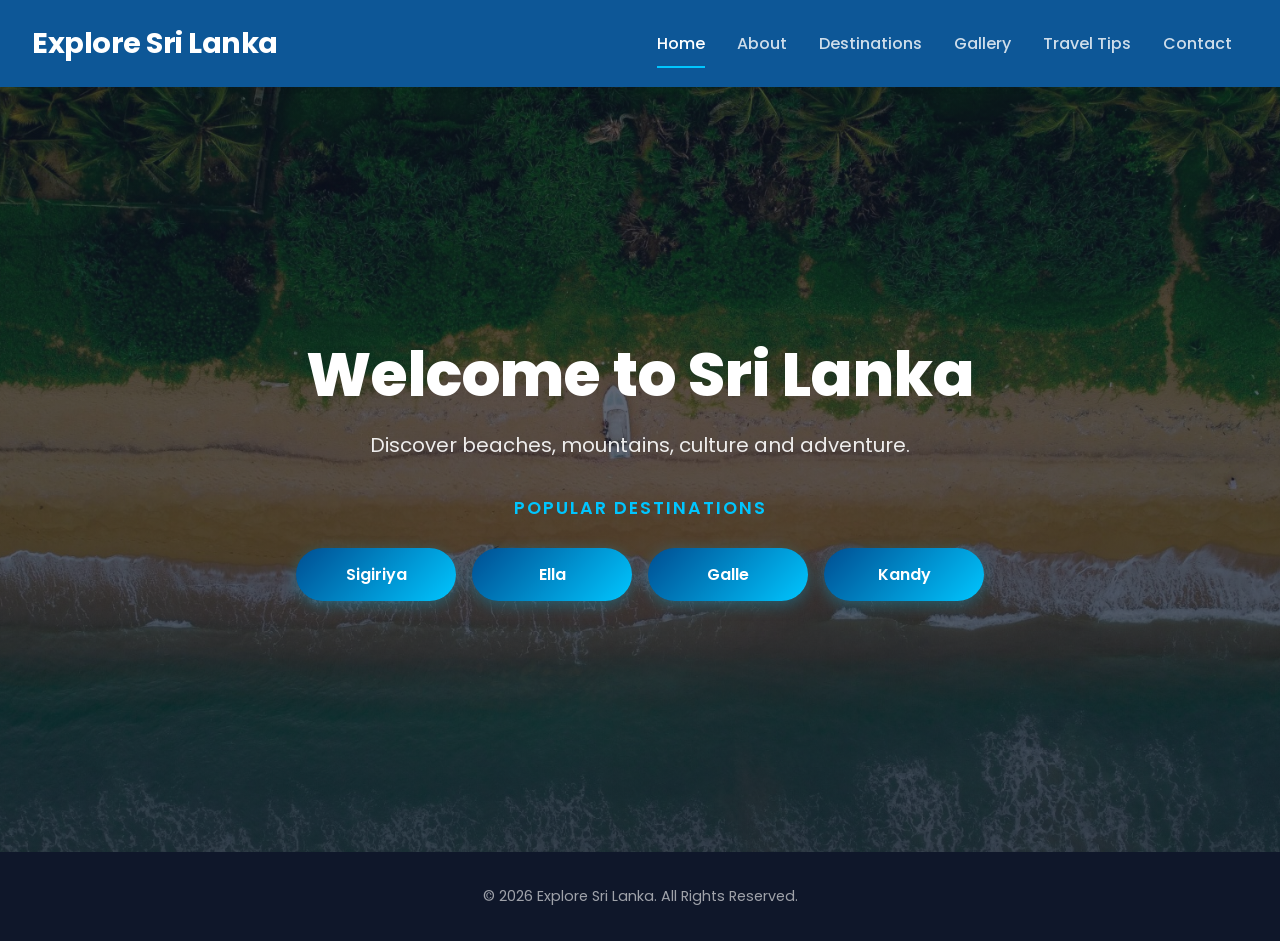
<file: index.html>
<!doctype html>
<html lang="en">
  <head>
    <meta charset="UTF-8" />
    <meta name="viewport" content="width=device-width, initial-scale=1.0" />
    <title>Explore Sri Lanka - Home</title>
    <link
      href="https://fonts.googleapis.com/css2?family=Poppins:wght@300;400;500;600;700&display=swap"
      rel="stylesheet"
    />
    <link rel="stylesheet" href="css/style.css" />
    <script src="js/script.js" defer></script>
  </head>
  <body>
   <header>
      <h1>Explore Sri Lanka</h1>
      <button class="menu-toggle" onclick="toggleMenu()" aria-label="Toggle navigation">
        ☰
      </button>
      <nav id="nav-menu">
        <a href="index.html" class="active">Home</a>
        <a href="about.html">About</a>
        <a href="destinations.html">Destinations</a>
        <a href="gallery.html">Gallery</a>
        <a href="travel-tips.html">Travel Tips</a>
        <a href="contact.html">Contact</a>
      </nav>
    </header>

    <section class="hero">
      <h2>Welcome to Sri Lanka</h2>
      <p>Discover beaches, mountains, culture and adventure.</p>

      <h3 class="hero-subtitle">Popular Destinations</h3>

      <div class="hero-buttons">
        <a href="destinations.html#sigiriya" class="hero-btn">Sigiriya</a>
        <a href="destinations.html#ella" class="hero-btn">Ella</a>
        <a href="destinations.html#galle" class="hero-btn">Galle</a>
        <a href="destinations.html#kandy" class="hero-btn">Kandy</a>
      </div>
    </section>

    <footer>
      <p>© 2026 Explore Sri Lanka. All Rights Reserved.</p>
    </footer>
  </body>
</html>
</file>
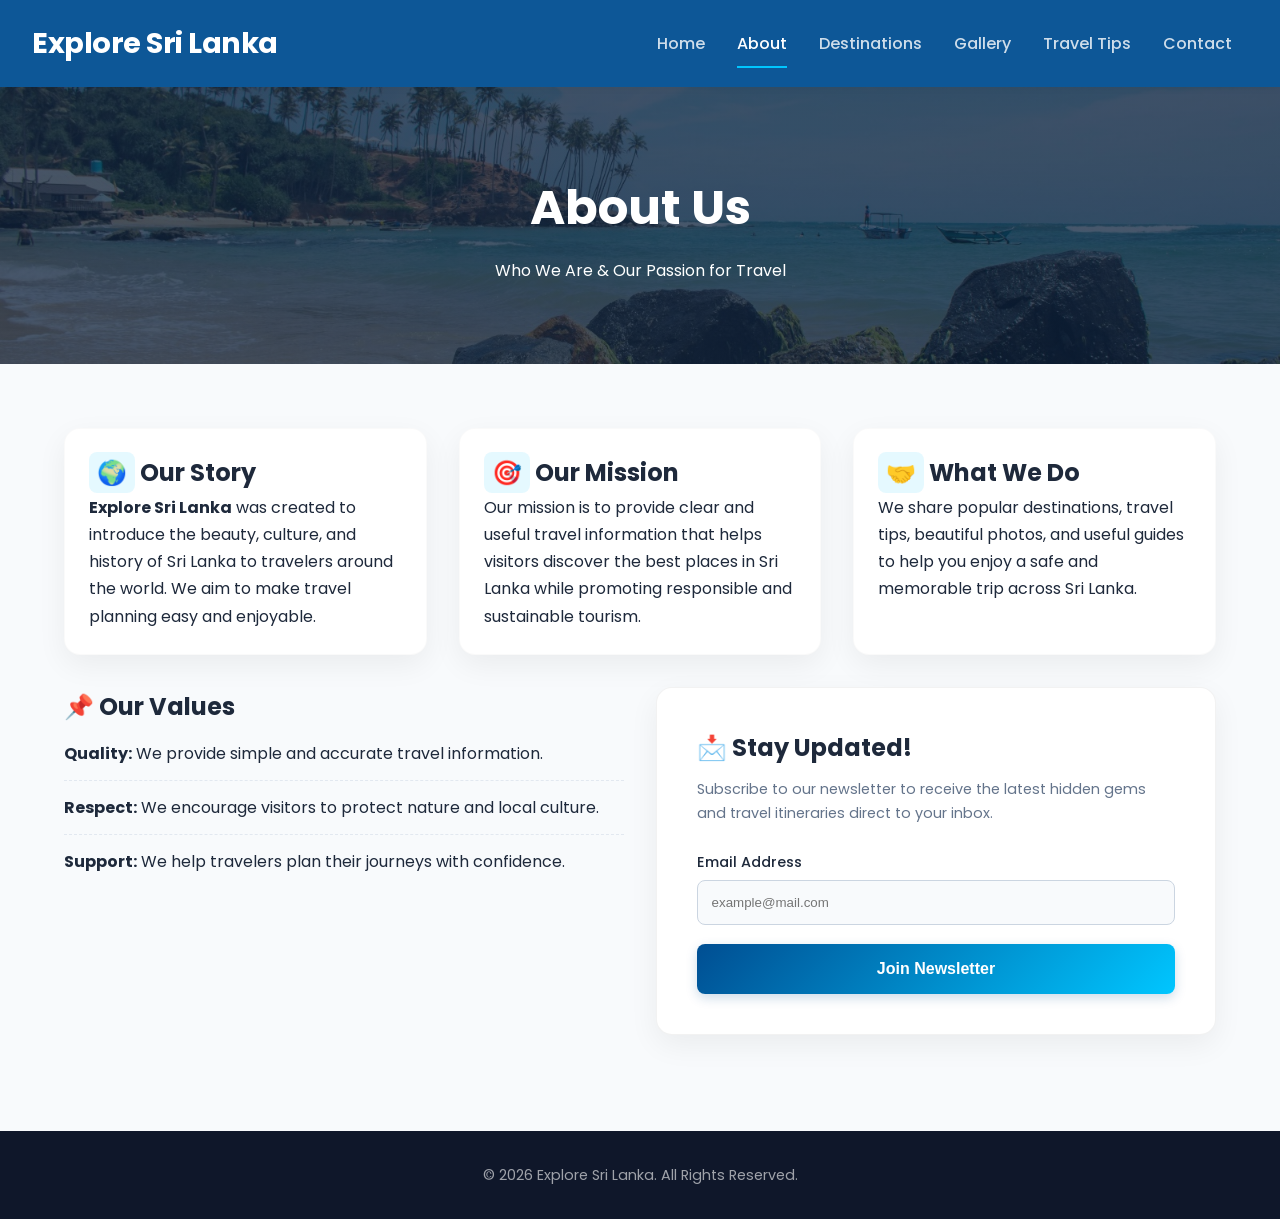
<file: about.html>
<!doctype html>
<html lang="en">
  <head>
    <meta charset="UTF-8" />
    <meta name="viewport" content="width=device-width, initial-scale=1.0" />
    <title>About Us — Explore Sri Lanka</title>
    <link
      href="https://fonts.googleapis.com/css2?family=Poppins:wght@300;400;500;600;700&display=swap"
      rel="stylesheet"
    />
    <link rel="stylesheet" href="css/style.css" />
    <script src="js/script.js" defer></script>
  </head>
  <body>
    <header>
      <h1>Explore Sri Lanka</h1>
      <button class="menu-toggle" onclick="toggleMenu()" aria-label="Toggle navigation">
        ☰
      </button>
      <nav id="nav-menu">
        <a href="index.html">Home</a>
        <a href="about.html" class="active">About</a>
        <a href="destinations.html">Destinations</a>
        <a href="gallery.html">Gallery</a>
        <a href="travel-tips.html">Travel Tips</a>
        <a href="contact.html">Contact</a>
      </nav>
    </header>

    <section class="page-banner">
      <h2>About Us</h2>
      <p>Who We Are & Our Passion for Travel</p>
    </section>

    <main class="about-container">
      <div class="about-grid">
        <div class="about-section card">
          <h2><span class="icon-badge">🌍</span> Our Story</h2>
          <p>
            <strong>Explore Sri Lanka</strong> was created to introduce the
            beauty, culture, and history of Sri Lanka to travelers around the
            world. We aim to make travel planning easy and enjoyable.
          </p>
        </div>

        <div class="about-section card">
          <h2><span class="icon-badge">🎯</span> Our Mission</h2>
          <p>
            Our mission is to provide clear and useful travel information that
            helps visitors discover the best places in Sri Lanka while promoting
            responsible and sustainable tourism.
          </p>
        </div>

        <div class="about-section card">
          <h2><span class="icon-badge">🤝</span> What We Do</h2>
          <p>
            We share popular destinations, travel tips, beautiful photos, and
            useful guides to help you enjoy a safe and memorable trip across Sri
            Lanka.
          </p>
        </div>
      </div>

      <div class="about-grid-secondary">
        <div class="about-section facts-card">
          <h2>📌 Our Values</h2>
          <ul class="styled-list">
            <li>
              <strong>Quality:</strong> We provide simple and accurate travel
              information.
            </li>
            <li>
              <strong>Respect:</strong> We encourage visitors to protect nature
              and local culture.
            </li>
            <li>
              <strong>Support:</strong> We help travelers plan their journeys
              with confidence.
            </li>
          </ul>
        </div>

        
        <div class="about-section visit-card" style="background: var(--bg-card); border: 1px solid rgba(0,0,0,0.05); padding: 2.5rem; box-shadow: var(--shadow-md); border-radius: var(--radius-box);">
          <h2 style="margin-bottom: 0.5rem;">📩 Stay Updated!</h2>
          <p style="color: var(--text-muted); margin-bottom: 1.5rem; font-size: 0.9rem;">Subscribe to our newsletter to receive the latest hidden gems and travel itineraries direct to your inbox.</p>
          
          <div style="text-align: left;">
            <label for="newsletter-email" style="font-weight: 500; font-size: 0.9rem; display: block; margin-bottom: 0.4rem;">Email Address</label>
            <input 
              type="email" 
              id="newsletter-email" 
              placeholder="example@mail.com" 
              style="width: 100%; margin: 0 0 1.2rem 0; padding: 0.85rem; border: 1px solid #cbd5e1; border-radius: var(--radius-inner); background-color: #f8fafc;" 
              required 
            />
            
            
            <button 
              type="button" 
              onclick="subscribeNewsletter()" 
              style="width: 100%; padding: 1rem; background: var(--brand-gradient); color: var(--text-light); border: none; border-radius: var(--radius-inner); cursor: pointer; font-size: 1rem; font-weight: 600; box-shadow: 0 4px 12px rgba(0, 78, 146, 0.2);"
            >
              Join Newsletter
            </button>
          </div>
          
          
          <p id="subscribe-msg" style="margin-top: 15px; font-size: 0.9rem; font-weight: 600; text-align: center; display: none;"></p>
        </div>
        </div>
        </div>
      </div>
    </main>

    <footer>
      <p>© 2026 Explore Sri Lanka. All Rights Reserved.</p>
    </footer>
  </body>
</html>
</file>
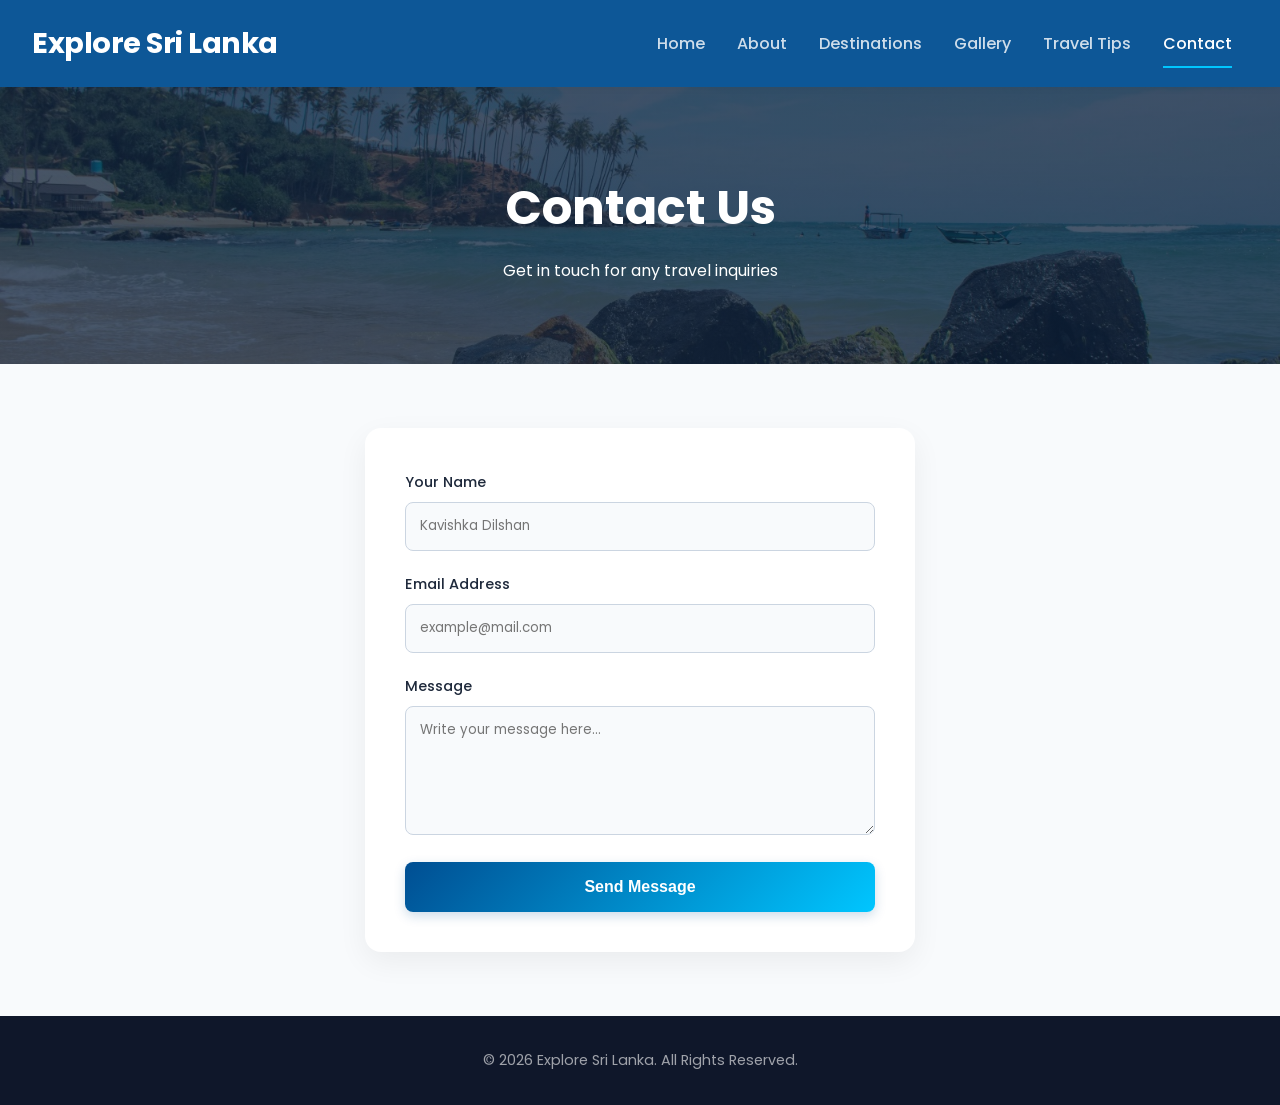
<file: contact.html>
<!doctype html>
<html lang="en">
  <head>
    <meta charset="UTF-8" />
    <meta name="viewport" content="width=device-width, initial-scale=1.0" />
    <title>Contact Us - Explore Sri Lanka</title>
    <link
      href="https://fonts.googleapis.com/css2?family=Poppins:wght@300;400;500;600;700&display=swap"
      rel="stylesheet"
    />
    <link rel="stylesheet" href="css/style.css" />
    <script src="js/script.js" defer></script>
  </head>
  <body>
    <header>
      <h1>Explore Sri Lanka</h1>
      <button
        class="menu-toggle"
        onclick="toggleMenu()"
        aria-label="Toggle navigation"
      >
        ☰
      </button>
      <nav id="nav-menu">
        <a href="index.html">Home</a>
        <a href="about.html">About</a>
        <a href="destinations.html">Destinations</a>
        <a href="gallery.html">Gallery</a>
        <a href="travel-tips.html">Travel Tips</a>
        <a href="contact.html" class="active">Contact</a>
      </nav>
    </header>

    <section class="page-banner">
      <h2>Contact Us</h2>
      <p>Get in touch for any travel inquiries</p>
    </section>

    <main class="main-content">
      <form onsubmit="submitForm(event)">
        <label for="name" style="font-weight: 500; font-size: 0.9rem"
          >Your Name</label
        >
        <input type="text" id="name" placeholder="Kavishka Dilshan" required />

        <label for="email" style="font-weight: 500; font-size: 0.9rem"
          >Email Address</label
        >
        <input
          type="email"
          id="email"
          placeholder="example@mail.com"
          required
        />

        <label for="message" style="font-weight: 500; font-size: 0.9rem"
          >Message</label
        >
        <textarea
          id="message"
          rows="5"
          placeholder="Write your message here..."
          required
        ></textarea>

        <button type="submit">Send Message</button>

        <p
          id="contact-msg"
          style="
            margin-top: 15px;
            font-size: 0.9rem;
            font-weight: 600;
            text-align: center;
            display: none;
          "
        ></p>
      </form>
    </main>

    <footer>
      <p>© 2026 Explore Sri Lanka. All Rights Reserved.</p>
    </footer>
  </body>
</html>
</file>
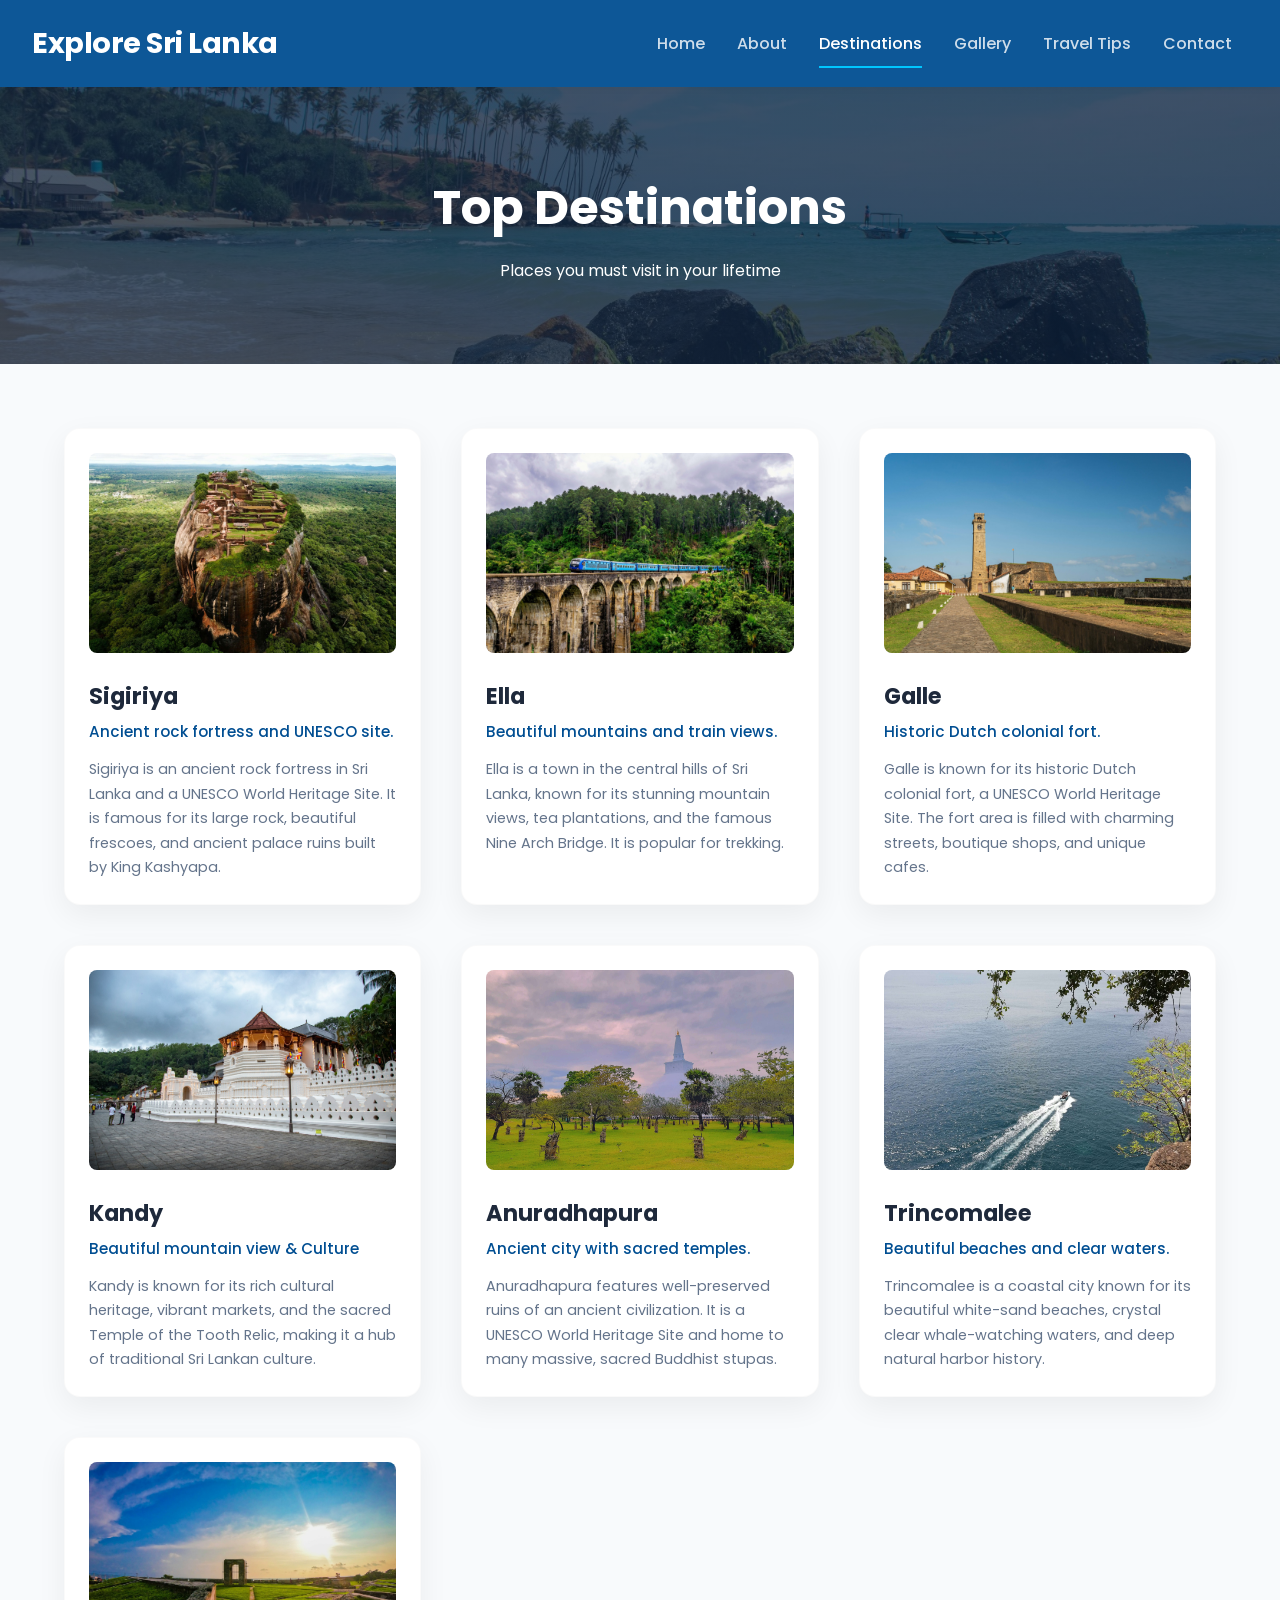
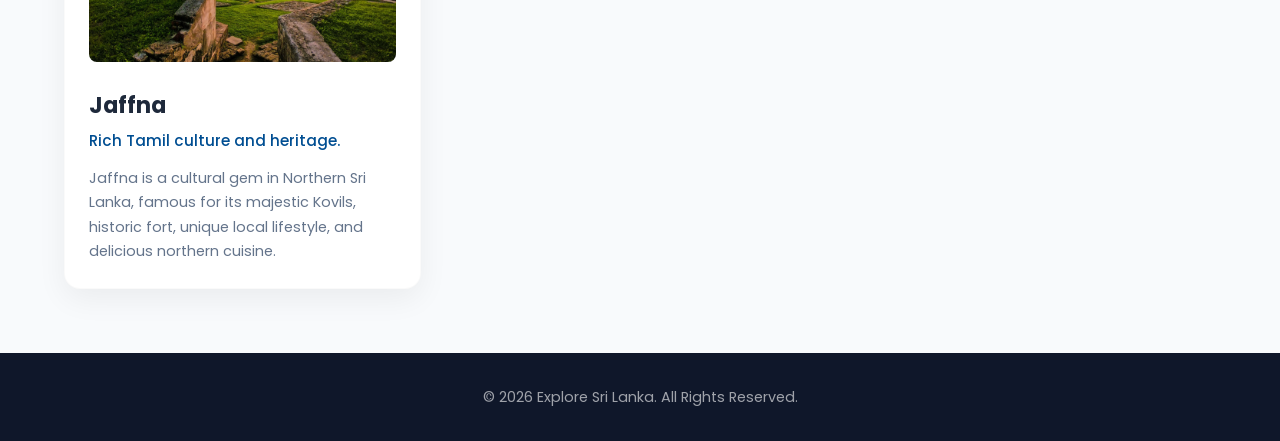
<file: destinations.html>
<!doctype html>
<html lang="en">
  <head>
    <meta charset="UTF-8" />
    <meta name="viewport" content="width=device-width, initial-scale=1.0" />
    <title>Destinations - Explore Sri Lanka</title>
    <link
      href="https://fonts.googleapis.com/css2?family=Poppins:wght@300;400;500;600;700&display=swap"
      rel="stylesheet"
    />
    <link rel="stylesheet" href="css/style.css" />
    <script src="js/script.js" defer></script>
  </head>
  <body>
        <header>
      <h1>Explore Sri Lanka</h1>
      <button class="menu-toggle" onclick="toggleMenu()" aria-label="Toggle navigation">
        ☰
      </button>
      <nav id="nav-menu">
        <a href="index.html">Home</a>
        <a href="about.html">About</a>
        <a href="destinations.html" class="active">Destinations</a>
        <a href="gallery.html">Gallery</a>
        <a href="travel-tips.html">Travel Tips</a>
        <a href="contact.html">Contact</a>
      </nav>
    </header>

    <section class="page-banner">
      <h2>Top Destinations</h2>
      <p>Places you must visit in your lifetime</p>
    </section>

    <main class="main-content">
      <section class="cards">
        <div class="card" id="sigiriya">
          <img src="images/sigiriya.jpeg" alt="Sigiriya Rock" />
          <h3>Sigiriya</h3>
          <p class="card-subtitle">Ancient rock fortress and UNESCO site.</p>
          <p class="card-desc">
            Sigiriya is an ancient rock fortress in Sri Lanka and a UNESCO World
            Heritage Site. It is famous for its large rock, beautiful frescoes,
            and ancient palace ruins built by King Kashyapa.
          </p>
        </div>

        <div class="card" id="ella">
          <img src="images/ella.jpeg" alt="Ella Sri Lanka" />
          <h3>Ella</h3>
          <p class="card-subtitle">Beautiful mountains and train views.</p>
          <p class="card-desc">
            Ella is a town in the central hills of Sri Lanka, known for its
            stunning mountain views, tea plantations, and the famous Nine Arch
            Bridge. It is popular for trekking.
          </p>
        </div>

        <div class="card" id="galle">
          <img src="images/galle.jpeg" alt="Galle Fort" />
          <h3>Galle</h3>
          <p class="card-subtitle">Historic Dutch colonial fort.</p>
          <p class="card-desc">
            Galle is known for its historic Dutch colonial fort, a UNESCO World
            Heritage Site. The fort area is filled with charming streets,
            boutique shops, and unique cafes.
          </p>
        </div>

        <div class="card" id="kandy">
          <img src="images/kandy.jpeg" alt="Kandy Sri Lanka" />
          <h3>Kandy</h3>
          <p class="card-subtitle">Beautiful mountain view & Culture</p>
          <p class="card-desc">
            Kandy is known for its rich cultural heritage, vibrant markets, and
            the sacred Temple of the Tooth Relic, making it a hub of traditional
            Sri Lankan culture.
          </p>
        </div>

        <div class="card" id="anuradhapura">
          <img src="images/anuradhapura.jpg" alt="Anuradhapura" />
          <h3>Anuradhapura</h3>
          <p class="card-subtitle">Ancient city with sacred temples.</p>
          <p class="card-desc">
            Anuradhapura features well-preserved ruins of an ancient
            civilization. It is a UNESCO World Heritage Site and home to many
            massive, sacred Buddhist stupas.
          </p>
        </div>

        <div class="card" id="trincomalee">
          <img src="images/trincomalee.jpeg" alt="Trincomalee" />
          <h3>Trincomalee</h3>
          <p class="card-subtitle">Beautiful beaches and clear waters.</p>
          <p class="card-desc">
            Trincomalee is a coastal city known for its beautiful white-sand
            beaches, crystal clear whale-watching waters, and deep natural
            harbor history.
          </p>
        </div>

        <div class="card" id="jaffna">
          <img src="images/jaffna.jpeg" alt="Jaffna" />
          <h3>Jaffna</h3>
          <p class="card-subtitle">Rich Tamil culture and heritage.</p>
          <p class="card-desc">
            Jaffna is a cultural gem in Northern Sri Lanka, famous for its
            majestic Kovils, historic fort, unique local lifestyle, and
            delicious northern cuisine.
          </p>
        </div>
      </section>
    </main>

    <footer>
      <p>© 2026 Explore Sri Lanka. All Rights Reserved.</p>
    </footer>
  </body>
</html>
</file>
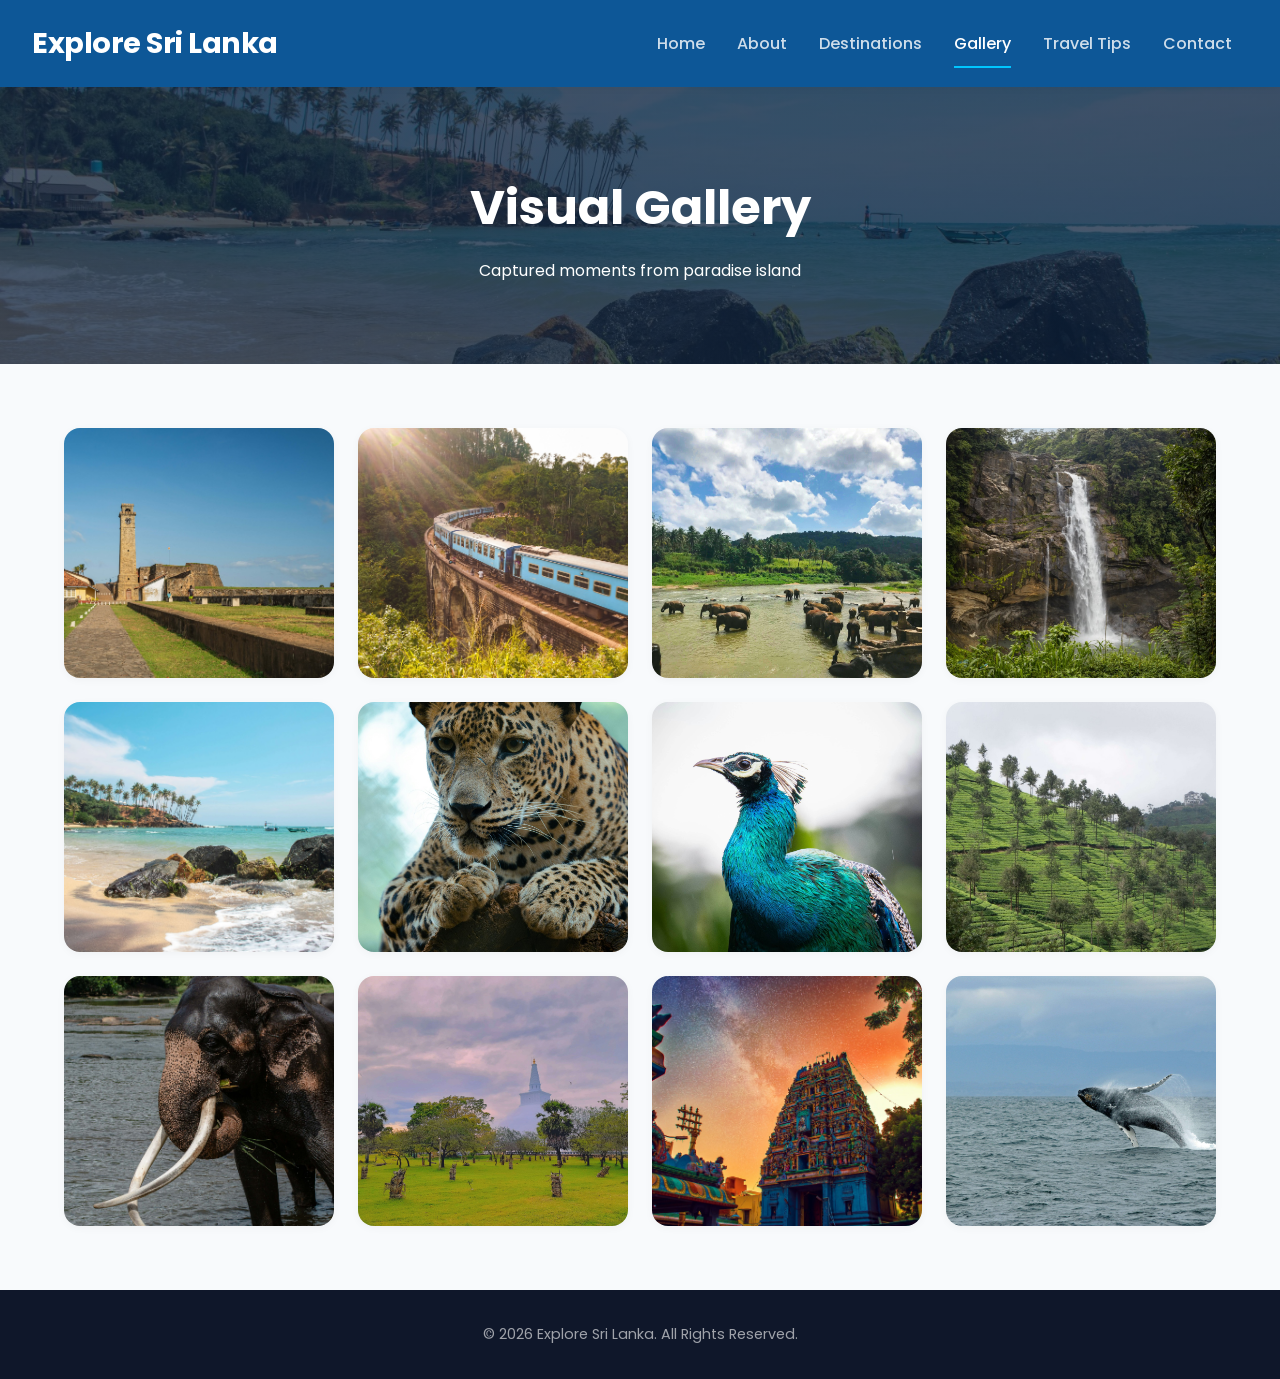
<file: gallery.html>
<!doctype html>
<html lang="en">
  <head>
    <meta charset="UTF-8" />
    <meta name="viewport" content="width=device-width, initial-scale=1.0" />
    <title>Gallery - Explore Sri Lanka</title>
    <link
      href="https://fonts.googleapis.com/css2?family=Poppins:wght@300;400;500;600;700&display=swap"
      rel="stylesheet"
    />
    <link rel="stylesheet" href="css/style.css" />
    <script src="js/script.js" defer></script>
  </head>
  <body>
   <header>
      <h1>Explore Sri Lanka</h1>
      <button class="menu-toggle" onclick="toggleMenu()" aria-label="Toggle navigation">
        ☰
      </button>
      <nav id="nav-menu">
        <a href="index.html">Home</a>
        <a href="about.html">About</a>
        <a href="destinations.html">Destinations</a>
        <a href="gallery.html" class="active">Gallery</a>
        <a href="travel-tips.html">Travel Tips</a>
        <a href="contact.html">Contact</a>
      </nav>
    </header>

    <section class="page-banner">
      <h2>Visual Gallery</h2>
      <p>Captured moments from paradise island</p>
    </section>

    <main class="main-content">
      <section class="gallery">
        <div class="gallery-item">
          <img src="images/galle.jpeg" alt="Galle Fort" />
        </div>
        <div class="gallery-item">
          <img src="images/ella1.jpeg" alt="Ella" />
        </div>
        <div class="gallery-item">
          <img src="images/elephant.jpg" alt="Elephant" />
        </div>
        <div class="gallery-item">
          <img src="images/waterfall.jpeg" alt="Waterfall" />
        </div>
        <div class="gallery-item">
          <img src="images/heroo.jpeg" alt="Hero View" />
        </div>
        <div class="gallery-item">
          <img src="images/leopards.jpeg" alt="Leopard" />
        </div>
        <div class="gallery-item">
          <img src="images/peacock.jpg" alt="Peacock" />
        </div>
        <div class="gallery-item">
          <img src="images/tea.jpeg" alt="Tea Plantation" />
        </div>
        <div class="gallery-item">
          <img src="images/Tusker.jpg" alt="Tusker Elephant" />
        </div>
        <div class="gallery-item">
          <img src="images/anuradhapura.jpg" alt="Ruwanweliseya Stupa" />
        </div>
        <div class="gallery-item">
          <img src="images/munneswarem.jpeg" alt="Munneswaram Kovil" />
        </div>
        <div class="gallery-item">
          <img src="images/bluewhale.jpg" alt="Blue Whale" />
        </div>
      </section>
    </main>

    <footer>
      <p>© 2026 Explore Sri Lanka. All Rights Reserved.</p>
    </footer>
  </body>
</html>
</file>
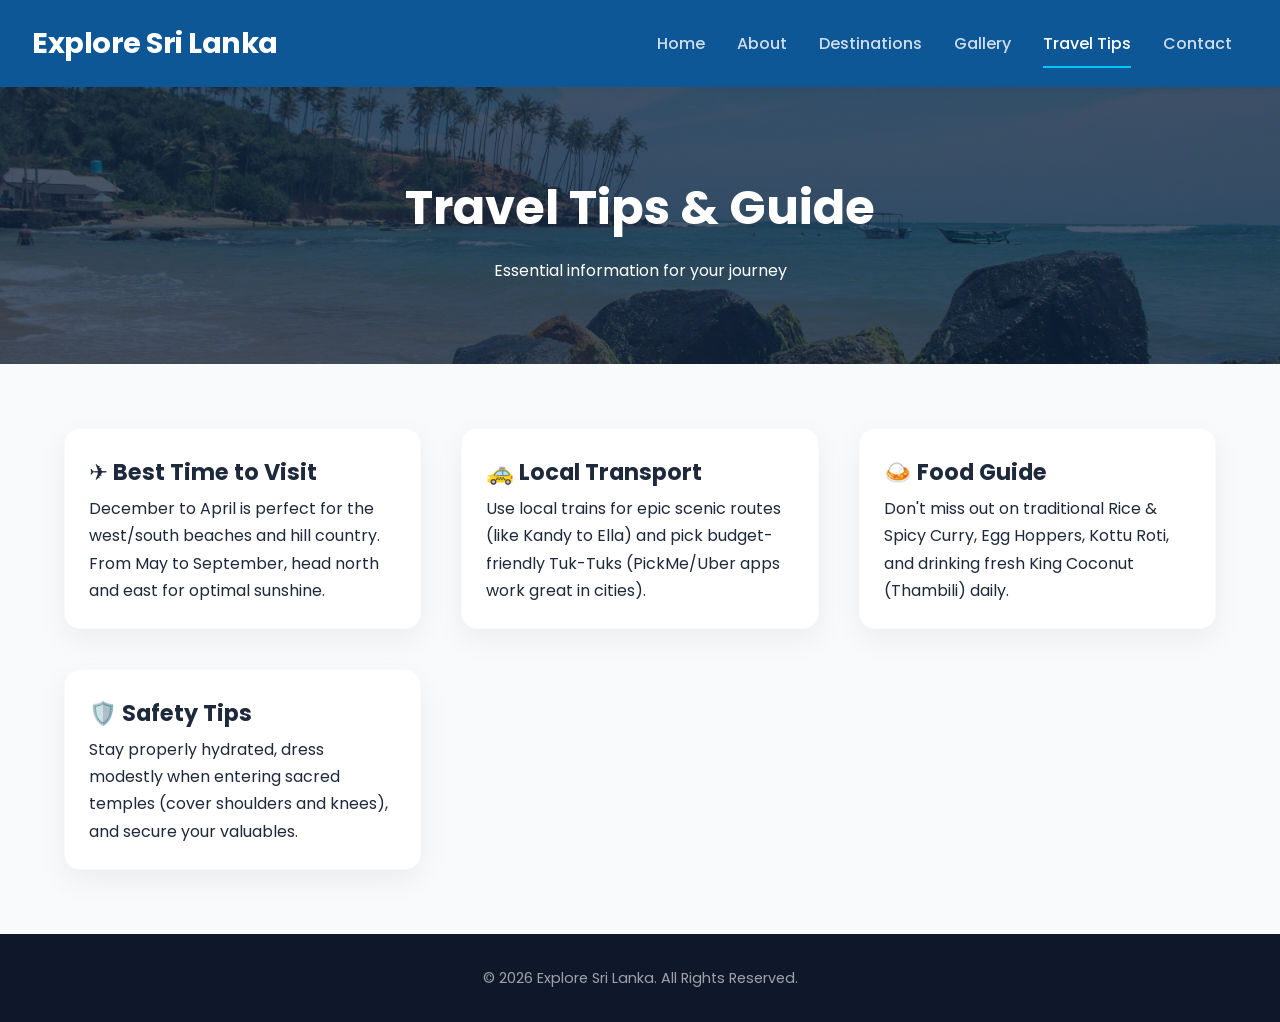
<file: travel-tips.html>
<!doctype html>
<html lang="en">
  <head>
    <meta charset="UTF-8" />
    <meta name="viewport" content="width=device-width, initial-scale=1.0" />
    <title>Travel Tips & Guide</title>
    <link
      href="https://fonts.googleapis.com/css2?family=Poppins:wght@300;400;500;600;700&display=swap"
      rel="stylesheet"
    />
    <link rel="stylesheet" href="css/style.css" />
    <script src="js/script.js" defer></script>
  </head>
  <body>
    <header>
      <h1>Explore Sri Lanka</h1>
      <button class="menu-toggle" onclick="toggleMenu()" aria-label="Toggle navigation">
        ☰
      </button>
      <nav id="nav-menu">
        <a href="index.html">Home</a>
        <a href="about.html">About</a>
        <a href="destinations.html">Destinations</a>
        <a href="gallery.html">Gallery</a>
        <a href="travel-tips.html"  class="active">Travel Tips</a>
        <a href="contact.html">Contact</a>
      </nav>
    </header>

    <section class="page-banner">
      <h2>Travel Tips & Guide</h2>
      <p>Essential information for your journey</p>
    </section>

    <main class="main-content">
      <section class="tips">
        <div class="card">
          <h3>✈️ Best Time to Visit</h3>
          <p>
            December to April is perfect for the west/south beaches and hill
            country. From May to September, head north and east for optimal
            sunshine.
          </p>
        </div>

        <div class="card">
          <h3>🚕 Local Transport</h3>
          <p>
            Use local trains for epic scenic routes (like Kandy to Ella) and
            pick budget-friendly Tuk-Tuks (PickMe/Uber apps work great in
            cities).
          </p>
        </div>

        <div class="card">
          <h3>🍛 Food Guide</h3>
          <p>
            Don't miss out on traditional Rice & Spicy Curry, Egg Hoppers, Kottu
            Roti, and drinking fresh King Coconut (Thambili) daily.
          </p>
        </div>

        <div class="card">
          <h3>🛡️ Safety Tips</h3>
          <p>
            Stay properly hydrated, dress modestly when entering sacred temples
            (cover shoulders and knees), and secure your valuables.
          </p>
        </div>
      </section>
    </main>

    <footer>
      <p>© 2026 Explore Sri Lanka. All Rights Reserved.</p>
    </footer>
  </body>
</html>
</file>
<file: css/style.css>
:root {
  --brand-primary: #004e92;
  --brand-secondary: #00c6ff;
  --brand-gradient: linear-gradient(135deg, #004e92, #00c6ff);
  --bg-global: #f8fafc;
  --bg-card: #ffffff;
  --text-main: #1e293b;
  --text-muted: #64748b;
  --text-light: #ffffff;
  
  --shadow-sm: 0 2px 8px rgba(0, 0, 0, 0.04);
  --shadow-md: 0 10px 30px rgba(0, 0, 0, 0.06);
  --shadow-lg: 0 20px 40px rgba(0, 0, 0, 0.12);

  --radius-inner: 8px;
  --radius-box: 16px;
  --radius-full: 50px;
  --curve-smooth: cubic-bezier(0.4, 0, 0.2, 1);
  --anim-fast: 0.2s;
  --anim-slow: 0.4s;
}


*, *::before, *::after {
  margin: 0;
  padding: 0;
  box-sizing: border-box;
}

html {
  scroll-behavior: smooth;
}

body {
  background-color: var(--bg-global);
  color: var(--text-main);
  font-family: 'Poppins', system-ui, -apple-system, sans-serif;
  line-height: 1.7;
  -webkit-font-smoothing: antialiased;
}


header { 
  background: rgba(0, 78, 146, 0.95);
  backdrop-filter: blur(12px);
  -webkit-backdrop-filter: blur(12px);
  color: var(--text-light);
  padding: 1.2rem 2rem;
  position: sticky;
  top: 0;
  z-index: 1000;
  box-shadow: var(--shadow-sm);
  display: flex;
  justify-content: space-between;
  align-items: center;
}

header h1 {
  font-size: clamp(1.4rem, 3vw, 1.8rem);
  font-weight: 700;
  letter-spacing: -0.5px;
}


.menu-toggle {
  display: block; 
  background: none;
  border: none;
  color: var(--text-light);
  font-size: 1.8rem;
  cursor: pointer;
  padding: 0.2rem 0.6rem;
  transition: transform var(--anim-fast);
}

.menu-toggle:active {
  transform: scale(0.9);
}


nav {
  display: none; 
  flex-direction: column;
  position: absolute;
  top: 100%;
  left: 0;
  width: 100%;
  background: rgba(0, 78, 146, 0.98);
  padding: 1rem 0;
  box-shadow: var(--shadow-md);
  z-index: 999;
}


nav.show {
  display: flex !important;
}

nav a {
  color: rgba(255, 255, 255, 0.8);
  text-decoration: none;
  padding: 0.8rem 2rem;
  font-weight: 500;
  font-size: 1rem;
  width: 100%;
  display: block;
  position: relative; 
}

nav a:hover, nav a.active {
  color: var(--text-light);
  background: rgba(255, 255, 255, 0.08);
}


.hero {
  background: linear-gradient(rgba(15, 23, 42, 0.6), rgba(15, 23, 42, 0.75)),
              url('../images/hero.jpeg') center/cover no-repeat;
  height: 85vh;
  min-height: 550px;
  display: flex;
  flex-direction: column;
  justify-content: center;
  align-items: center;
  text-align: center;
  color: var(--text-light);
  padding: 2rem;
}

.hero h2 {
  font-size: clamp(2.3rem, 6vw, 3.8rem);
  font-weight: 800;
  line-height: 1.2;
  margin-bottom: 1rem;
}

.hero p {
  font-size: clamp(1rem, 2.5vw, 1.25rem);
  color: rgba(255, 255, 255, 0.9);
  max-width: 650px;
}

.hero-subtitle {
  margin-top: 2rem;
  font-size: 1.1rem;
  color: var(--brand-secondary);
  font-weight: 600;
  text-transform: uppercase;
  letter-spacing: 2px;
}

.hero-buttons {
  margin-top: 1.5rem;
  display: flex;
  gap: 1rem;
  flex-wrap: wrap;
  justify-content: center;
}

.hero-btn {
  display: inline-block;
  min-width: 160px; /* හැම බට්න් එකක්ම එකම අවම පළලකට ගැනීමට */
  text-align: center; /* අකුරු මැදට කිරීමට */
  padding: 0.8rem 2rem;
  background: var(--brand-gradient);
  color: var(--text-light);
  text-decoration: none;
  border-radius: var(--radius-full);
  font-weight: 600;
  box-shadow: 0 4px 15px rgba(0, 198, 255, 0.3);
  transition: transform var(--anim-fast) var(--curve-smooth), box-shadow var(--anim-fast) var(--curve-smooth);
}

.hero-btn:hover {
  transform: translateY(-3px);
  box-shadow: 0 8px 25px rgba(0, 198, 255, 0.45);
}

.page-banner {
  text-align: center;
  padding: 5rem 1.5rem;
  background: linear-gradient(rgba(11, 31, 58, 0.75), rgba(11, 31, 58, 0.75)),
              url('../images/heroo.jpeg') center/cover no-repeat;
  color: var(--text-light);
}

.page-banner h2 {
  font-size: clamp(2rem, 5vw, 3rem);
  font-weight: 700;
  margin-bottom: 0.5rem;
}


main, .main-content, .about-container {
  padding: 4rem 1.5rem;
  max-width: 1200px;
  margin: 0 auto;
}

.cards, .tips {
  display: grid;
  grid-template-columns: repeat(auto-fit, minmax(300px, 1fr));
  gap: 2.5rem;
}

.card {
  background: var(--bg-card);
  padding: 1.5rem;
  border-radius: var(--radius-box);
  box-shadow: var(--shadow-md);
  border: 1px solid rgba(0,0,0,0.02);
  transition: transform var(--anim-slow) var(--curve-smooth), box-shadow var(--anim-slow) var(--curve-smooth), border-color var(--anim-slow) var(--curve-smooth);
}

.card:hover {
  transform: translateY(-8px);
  box-shadow: var(--shadow-lg);
  border-color: rgba(0, 198, 255, 0.2);
}

.card img {
  width: 100%;
  height: 200px;
  object-fit: cover;
  border-radius: var(--radius-inner);
  margin-bottom: 1rem;
}

.card h3 {
  font-size: 1.4rem;
  margin-bottom: 0.25rem;
}

.card-subtitle {
  color: var(--brand-primary);
  font-weight: 500;
  font-size: 0.95rem;
  margin-bottom: 0.75rem;
}

.card-desc {
  color: var(--text-muted);
  font-size: 0.9rem;
}

.card:target {
  border: 2px solid var(--brand-secondary);
  background: #f0faff;
  animation: pulseHighlight 2s infinite;
}

.gallery {
  display: grid;
  grid-template-columns: repeat(auto-fit, minmax(260px, 1fr));
  gap: 1.5rem;
}

.gallery-item {
  overflow: hidden;
  border-radius: var(--radius-box);
  box-shadow: var(--shadow-sm);
}

.gallery img {
  width: 100%;
  height: 250px;
  object-fit: cover;
  display: block;
  transition: transform var(--anim-slow) var(--curve-smooth);
}

.gallery img:hover {
  transform: scale(1.06);
}


.about-grid, .about-grid-secondary {
  display: grid;
  grid-template-columns: repeat(auto-fit, minmax(320px, 1fr));
  gap: 2rem;
  margin-bottom: 2rem;
}

.icon-badge {
  background: rgba(0, 198, 255, 0.1);
  padding: 4px 8px;
  border-radius: var(--radius-inner);
}

.styled-list {
  list-style: none;
}

.styled-list li {
  padding: 0.8rem 0;
  border-bottom: 1px dashed #e2e8f0;
}

.styled-list li:last-child {
  border-bottom: none;
}

.tags-container {
  display: flex;
  flex-wrap: wrap;
  gap: 10px;
  margin-top: 1rem;
}

.tag {
  background: #f1f5f9;
  padding: 6px 14px;
  border-radius: var(--radius-full);
  font-size: 0.85rem;
  font-weight: 500;
  border: 1px solid #e2e8f0;
}

form {
  max-width: 550px;
  margin: 0 auto;
  background: var(--bg-card);
  padding: 2.5rem;
  border-radius: var(--radius-box);
  box-shadow: var(--shadow-md);
}

form input, form textarea {
  width: 100%;
  margin: 0.4rem 0 1.2rem 0;
  padding: 0.85rem;
  border: 1px solid #cbd5e1;
  border-radius: var(--radius-inner);
  font-family: inherit;
  background-color: #f8fafc;
  outline: none;
  transition: all var(--anim-fast) var(--curve-smooth);
}

form input:focus, form textarea:focus {
  border-color: var(--brand-secondary);
  background-color: var(--bg-card);
  box-shadow: 0 0 0 4px rgba(0, 198, 255, 0.15);
}

form button {
  width: 100%;
  padding: 1rem;
  background: var(--brand-gradient);
  color: var(--text-light);
  border: none;
  border-radius: var(--radius-inner);
  cursor: pointer;
  font-size: 1rem;
  font-weight: 600;
  box-shadow: 0 4px 12px rgba(0, 78, 146, 0.2);
  transition: all var(--anim-fast) var(--curve-smooth);
}

form button:hover {
  transform: translateY(-2px);
  opacity: 0.95;
}


footer {
  text-align: center;
  padding: 2rem;
  background-color: #0f172a;
  color: rgba(255, 255, 255, 0.6);
  font-size: 0.9rem;
}


@media (min-width: 768px) {
  .menu-toggle {
    display: none; 
  }

  nav {
    display: flex !important; 
    flex-direction: row;
    position: static;
    width: auto;
    background: none;
    padding: 0;
    box-shadow: none;
  }

  nav a {
    width: auto;
    padding: 0.4rem 0;
    margin: 0 1rem;
    display: inline-block;
    background: none !important; 
  }
  
  nav a:hover, nav a.active {
    background: none;
  }

  nav a::after {
    content: "";
    position: absolute;
    left: 50%;
    bottom: -4px; 
    width: 0;
    height: 2px;
    background: var(--brand-secondary);
    transition: width var(--anim-fast) var(--curve-smooth), left var(--anim-fast) var(--curve-smooth);
  }

  nav a:hover::after, nav a.active::after {
    width: 100%;
    left: 0;
  }
}

@keyframes pulseHighlight {
  0% { box-shadow: 0 0 0 0 rgba(0, 198, 255, 0.4); }
  70% { box-shadow: 0 0 0 10px rgba(0, 198, 255, 0); }
  100% { box-shadow: 0 0 0 0 rgba(0, 198, 255, 0); }
}
</file>
